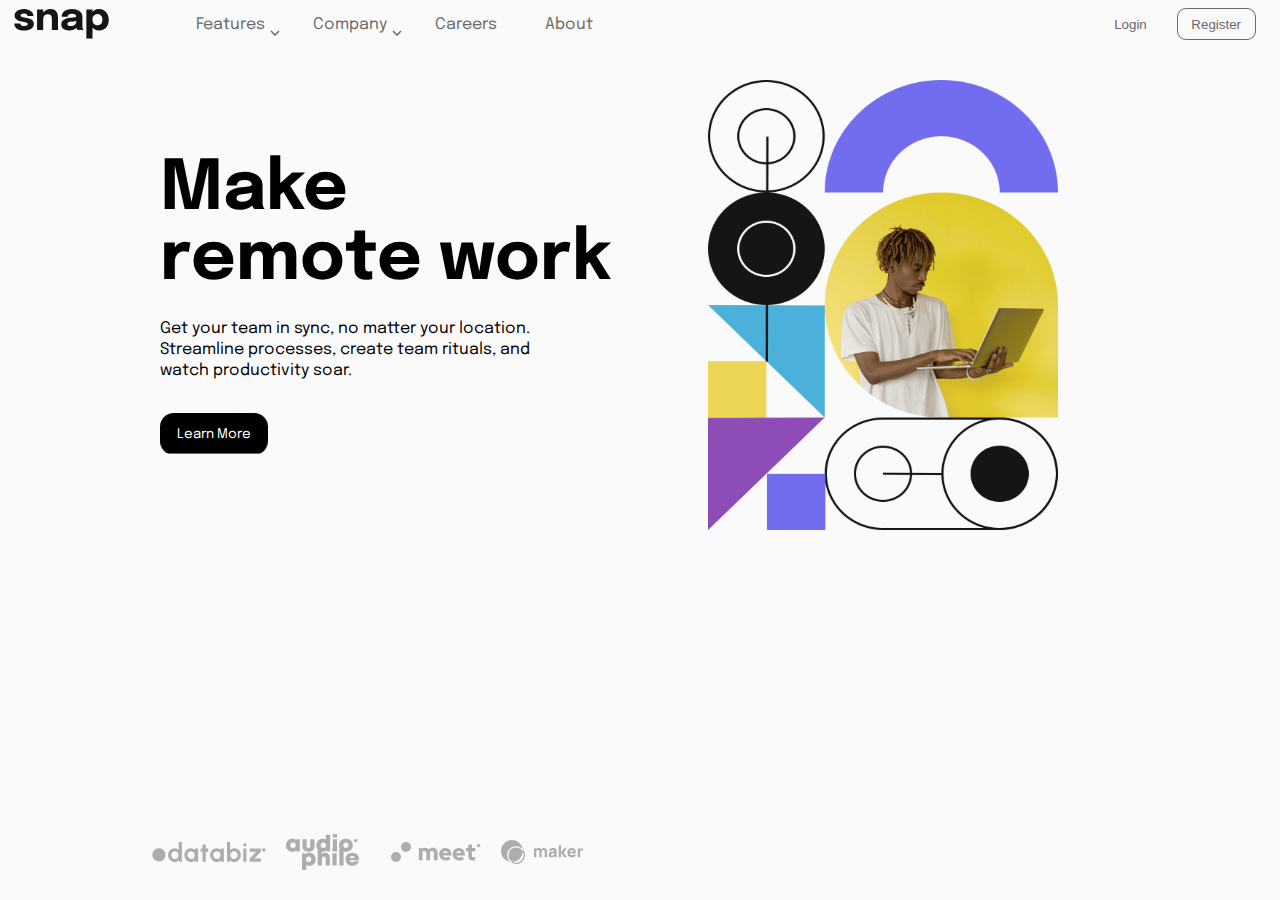
<file: index.html>
<!DOCTYPE html>
<html lang="en">
  <head>
    <meta charset="UTF-8" />
    <meta name="viewport" content="width=device-width, initial-scale=1.0" />
    <link rel="stylesheet" href="style.css" />
    <title>- The Ulitmate Connecting Master!</title>
  </head>
  <body>
    <!-- nav  -->
    <nav>
      <div class="logo"><img src="./images/logo.svg" alt="" /></div>
      <div class="navigate">
        <input type="checkbox" id="dropdown-1" />
        <label id="f" for="dropdown-1">Features</label>
        <div class="drp-1">
          <ul>
            <li><img src="./images/icon-todo.svg" alt="todo.svg" />Todo List</li>
            <li>
              <img src="./images/icon-calendar.svg" alt="calender.svg" />Calender
            </li>
            <li>
              <img
                src="./images/icon-reminders.svg"
                alt="reminder.svg"
              />Reminders
            </li>
            <li>
              <img src="./images/icon-planning.svg" alt="planning.svg" />Planning
            </li>
          </ul>
        </div>
        <input type="checkbox" id="dropdown-2" />
        <label id="c" for="dropdown-2">Company</label>
        <div class="drp-2">
          <ul>
            <li>History</li>
            <li>Our Team</li>
            <li>Blog</li>
          </ul>
        </div>
        <p>Careers</p>
        <p>About</p>
      </div>
      <div class="lr">
        <button id="login">Login</button>
        <button id="register">Register</button>
      </div>
      <div class="menu">
        <div class="bg"></div>
        <button id="menu-b"><img src="./images/icon-menu.svg" alt=""></button>
      </div>
    </nav>
    <header>
      <div class="sec-l">
        <h1>
          Make remote work
        </h1>
        <p>
          Get your team in sync, no matter your location. Streamline processes,
          create team rituals, and watch productivity soar.
        </p>
        <button id="LearnM">Learn More</button>
        <div class="icons">
          <img src="./images/client-databiz.svg" alt="databiz.svg" />
          <img src="./images/client-audiophile.svg" alt="audiophile.svg" />
          <img src="./images/client-meet.svg" alt="meet.svg" />
          <img src="./images/client-maker.svg" alt="maker.svg" />
        </div>
      </div>
      <div class="sec-r">
      </div>
    </header>
    <script src="script.js"></script>
  </body>
</html>
</file>
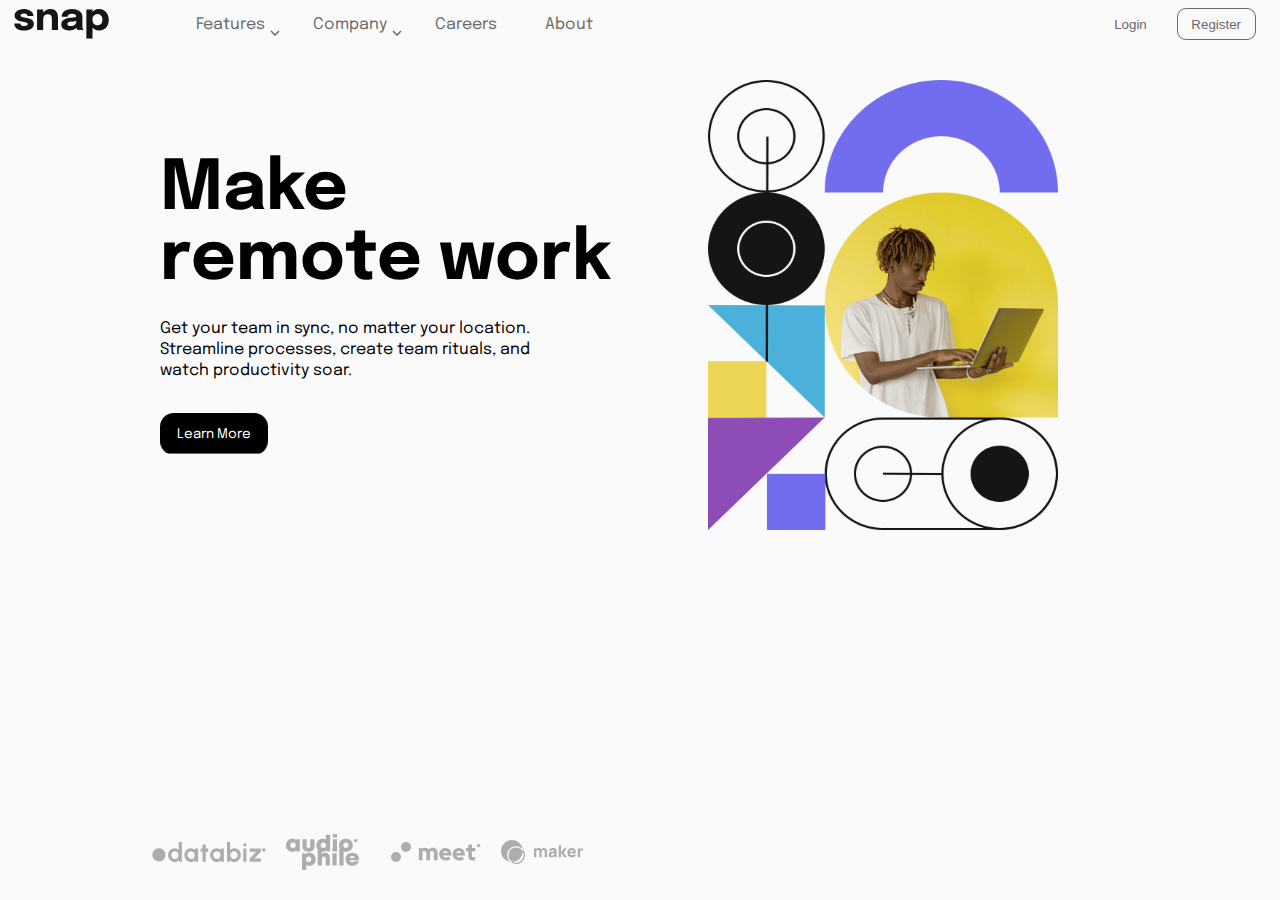
<file: main.html>
<!DOCTYPE html>
<html lang="en">
  <head>
    <meta charset="UTF-8" />
    <meta name="viewport" content="width=device-width, initial-scale=1.0" />
    <link rel="stylesheet" href="style.css" />
    <title>- The Ulitmate Connecting Master!</title>
  </head>
  <body>
    <!-- nav  -->
    <nav>
      <div class="logo"><img src="/images/logo.svg" alt="" /></div>
      <div class="navigate">
        <input type="checkbox" id="dropdown-1" />
        <label id="f" for="dropdown-1">Features</label>
        <div class="drp-1">
          <ul>
            <li><img src="./images/icon-todo.svg" alt="todo.svg" />Todo List</li>
            <li>
              <img src="./images/icon-calendar.svg" alt="calender.svg" />Calender
            </li>
            <li>
              <img
                src="./images/icon-reminders.svg"
                alt="reminder.svg"
              />Reminders
            </li>
            <li>
              <img src="./images/icon-planning.svg" alt="planning.svg" />Planning
            </li>
          </ul>
        </div>
        <input type="checkbox" id="dropdown-2" />
        <label id="c" for="dropdown-2">Company</label>
        <div class="drp-2">
          <ul>
            <li>History</li>
            <li>Our Team</li>
            <li>Blog</li>
          </ul>
        </div>
        <p>Careers</p>
        <p>About</p>
      </div>
      <div class="lr">
        <button id="login">Login</button>
        <button id="register">Register</button>
      </div>
      <div class="menu">
        <div class="bg"></div>
        <button id="menu-b"><img src="./images/icon-menu.svg" alt=""></button>
      </div>
    </nav>
    <header>
      <div class="sec-l">
        <h1>
          Make remote work
        </h1>
        <p>
          Get your team in sync, no matter your location. Streamline processes,
          create team rituals, and watch productivity soar.
        </p>
        <button id="LearnM">Learn More</button>
        <div class="icons">
          <img src="./images/client-databiz.svg" alt="databiz.svg" />
          <img src="./images/client-audiophile.svg" alt="audiophile.svg" />
          <img src="./images/client-meet.svg" alt="meet.svg" />
          <img src="./images/client-maker.svg" alt="maker.svg" />
        </div>
      </div>
      <div class="sec-r">
      </div>
    </header>
    <script src="script.js"></script>
  </body>
</html>
</file>
<file: style.css>
@import url("https://fonts.googleapis.com/css2?family=Epilogue:ital,wght@0,100..900;1,100..900&display=swap");

* {
  padding: 0;
  margin: 0;
  box-sizing: border-box;
}

:root {
  --Almost-White: hsl(0, 0%, 98%);
  --Medium-Gray: hsl(0, 0%, 41%);
  --Almost-Black: hsl(0, 0%, 8%);
}

body {
  font-family: "Epilogue";
  height: 100vh;
  background-color: var(--Almost-White);
}

nav {
  display: flex;
  justify-content: space-between;
  align-items: center;
  height: 48px;
  padding: 0.9rem;
}
.logo {
  display: flex;
  align-items: center;
}
.logo img {
  width: 95px;
  height: auto;
  cursor: pointer;
  align-self: center;
}
.navigate {
  display: flex;
  gap: 48px;
  margin-right: 435px;
  color: var(--Medium-Gray);
}
.navigate input {
  display: none;
}
.menu {
  display: none;
}
.navigate label,
p {
  cursor: pointer;
}
.drp-1,
.drp-2 {
  position: absolute;
  left: 130px;
  top: 40px;
  line-height: 1.5;
  box-shadow: 0px 1px 70px 0px #00000023;
  padding: 0.9rem;
  border-radius: 6px;
  opacity: 0;
  cursor: default;
  transition: all 0.2s ease-in;
}
label::after {
  content: url("./images/icon-arrow-down.svg");
  padding-left: 5px;
  position: absolute;
  top: calc(3% - 4px);
}
.navigate p:hover {
  color: #000000;
}
#dropdown-1:checked ~ #f::after {
  content: url("./images/icon-arrow-up.svg");
}
#dropdown-2:checked ~ #c::after {
  content: url("./images/icon-arrow-up.svg");
}
#dropdown-1:checked ~ #f {
  color: #000000;
}
#dropdown-2:checked ~ #c {
  color: #000000;
}
#dropdown-1:checked ~ .drp-1 {
  opacity: 1;
  cursor: pointer;
  transition: all 0.2s ease-in;
}
#dropdown-2:checked ~ .drp-2 {
  opacity: 1;
  cursor: pointer;
  transition: all 0.2s ease-in;
}
.drp-1 img,
.drp-2 img {
  padding-right: 5px;
  width: 16px;
  height: auto;
}
.drp-2 {
  left: 290px;
}
.drp-1 ul li,
.drp-2 ul li {
  list-style: none;
}
.lr {
  display: flex;
  gap: 30px;
  padding-right: 10px;
}
.lr button,
#LearnM {
  outline: none;
  border: none;
  background: transparent;
  cursor: pointer;
}
.lr button:not(#login) {
  border: 1.5px solid var(--Medium-Gray);
  padding: 0.46rem 0.85rem;
  border-radius: 9px;
}
.lr button:not(#login):hover {
  border: 1.5px solid #000000;
}
.lr #login,
#register {
  color: var(--Medium-Gray);
}
.lr #login:hover,
#register:hover {
  color: #000000;
}
header {
  display: flex;
  justify-content: space-between;
  align-items: center;
  padding: 2rem 10rem 0;
}
.sec-l h1 {
  font-size: 4.3rem;
  padding-bottom: 1.5rem;
  width: 460px;
}
.sec-l p {
  max-width: 380px;
  line-height: 1.3;
  padding-bottom: 2rem;
}
#LearnM {
  border: 1px solid transparent;
  padding: 0.8rem 1rem;
  border-radius: 14px;
  background: linear-gradient(to bottom left, #fff 50%, #000000 50%) bottom;
  background-size: 200% 400%;
  color: white;
  font-family: "Epilogue";
  text-align: center;
  transition: all 0.5s ease-in;
}
#LearnM:hover {
  background-position: top;
  color: #000000;
  border: 1px solid #000000;
  transition: all 0.5s ease-in;
}
.sec-l {
  padding-right: 5.5rem;
}
.sec-r {
  background-image: url("./images/image-hero-desktop.png");
  background-size: 350px 100%;
  background-repeat: no-repeat;
  width: 500px;
  height: 450px;
}
.icons {
  display: flex;
  align-items: center;
  position: absolute;
  bottom: 30px;
  left: 152px;
}
.icons img {
  padding-right: 20px;
}

@media all and (min-width: 375px) and (max-width: 425px) {
  .bg {
    display: block;
    background-repeat: no-repeat;
    background-position: 50% 0%;
    background-size: 40px auto;
    position: absolute;
    top: 10px;
    right: 10px;
    width: 165px;
    height: 100vh;
    padding: 90px;
    background-color: rgba(255, 255, 255, 0.4);
    backdrop-filter: blur(5px);
    border-radius: 10px;
    z-index: 1;
    opacity: 0;
  }
  #menu-b {
    outline: none;
    border: none;
    background-color: transparent;
    position: absolute;
    top: 10px;
    right: 30px;
    opacity: 1;
    z-index: 1;
  }
  .menu {
    display: block;
  }
  .navigate {
    display: flex;
    align-items: center;
    flex-direction: column;
    gap: 12px;
    align-self: center;
    position: absolute;
    left: 70%;
    margin: 0;
    top: 25%;
    margin: 0;
    z-index: 2;
    opacity: 0;
    transition: all 0.2s ease-in;
  }
  .lr {
    position: absolute;
    left: 59%;
    top: 50%;
    gap: 12px;
    padding: 0;
    z-index: 2;
    opacity: 0;
    transition: all 0.2s ease-in;
  }
  .navigate label,
  .navigate p,
  #login,
  #register {
    font-size: 1.3rem;
  }
  #f::after {
    content: url("./images/icon-arrow-down.svg");
    position: absolute;
    padding: 0;
    padding-left: 5px;
    top: calc(2% - 4px);
  }
  #c::after {
    content: url("./images/icon-arrow-down.svg");
    position: absolute;
    padding: 0;
    padding-left: 5px;
    top: calc(28% - 4px);
  }
  .drp-1,
  .drp-2 {
    left: -190px;
    top: -30px;
    background-color: #fff;
  }
  .drp-2 {
    top: 100px;
  }
  body {
    display: flex;
    flex-direction: column;
    justify-content: center;
  }
  header {
    display: flex;
    justify-content: center;
    align-items: normal;
    height: 100vh;
    padding: 0;
  }
  nav {
    max-width: 100%;
  }
  .sec-r {
    background-image: url("./images/image-hero-mobile.png");
    background-size: 98% 100%;
    background-repeat: no-repeat;
    max-width: 98%;
    max-height: 45%;
  }
  .sec-l {
    display: flex;
    justify-content: center;
    flex-direction: column;
    position: absolute;
    text-align: center;
    bottom: 27%;
    width: 350px;
    padding: 0;
  }
  .sec-l h1 {
    font-size: 2.2rem;
    max-width: 96%;
  }
  .sec-l p {
    max-width: 94%;
  }
  #LearnM {
    align-self: center;
  }
  .icons {
    width: 99%;
    position: absolute;
    bottom: -70px;
    gap: 18px;
    left: 0;
  }
  .icons img {
    width: 75px;
    height: auto;
    padding: 0;
  }
}
@media all and (min-width: 320px) and (max-width: 375px) {
  .bg {
    display: block;
    background-repeat: no-repeat;
    background-position: 50% 0%;
    background-size: 40px auto;
    position: absolute;
    top: 10px;
    right: 10px;
    width: 165px;
    height: 100vh;
    padding: 90px;
    background-color: rgba(255, 255, 255, 0.4);
    backdrop-filter: blur(5px);
    border-radius: 10px;
    z-index: 1;
    opacity: 0;
  }
  #menu-b {
    outline: none;
    border: none;
    background-color: transparent;
    position: absolute;
    top: 10px;
    right: 30px;
    opacity: 1;
    z-index: 1;
  }
  .menu {
    display: block;
  }
  .navigate {
    display: flex;
    align-items: center;
    flex-direction: column;
    gap: 12px;
    align-self: center;
    position: absolute;
    left: 70%;
    margin: 0;
    top: 25%;
    margin: 0;
    z-index: 2;
    opacity: 0;
    transition: all 0.2s ease-in;
  }
  .lr {
    position: absolute;
    left: 60%;
    top: 50%;
    gap: 12px;
    padding: 0;
    z-index: 2;
    opacity: 0;
    transition: all 0.2s ease-in;
  }
  .navigate label,
  .navigate p,
  #login,
  #register {
    font-size: 1.3rem;
  }
  #f::after {
    content: url("./images/icon-arrow-down.svg");
    position: absolute;
    padding: 0;
    padding-left: 5px;
    top: calc(2% - 4px);
  }
  #c::after {
    content: url("./images/icon-arrow-down.svg");
    position: absolute;
    padding: 0;
    padding-left: 5px;
    top: calc(28% - 4px);
  }
  .drp-1,
  .drp-2 {
    left: -190px;
    top: -30px;
    background-color: #fff;
  }
  .drp-2 {
    top: 100px;
  }
  body {
    display: flex;
    flex-direction: column;
    justify-content: center;
  }
  header {
    display: flex;
    justify-content: center;
    align-items: normal;
    height: 100vh;
    padding: 0;
  }
  nav {
    max-width: 100%;
  }
  .sec-r {
    background-image: url("./images/image-hero-mobile.png");
    background-size: 98% 100%;
    background-repeat: no-repeat;
    max-width: 98%;
    max-height: 45%;
  }
  .sec-l {
    display: flex;
    justify-content: center;
    flex-direction: column;
    position: absolute;
    text-align: center;
    bottom: 27%;
    width: 350px;
    padding: 0;
  }
  .sec-l h1 {
    font-size: 2.2rem;
    max-width: 96%;
  }
  .sec-l p {
    max-width: 94%;
  }
  #LearnM {
    align-self: center;
  }
  .icons {
    width: 99%;
    position: absolute;
    bottom: -70px;
    gap: 18px;
    left: 0;
  }
  .icons img {
    width: 75px;
    height: auto;
    padding: 0;
  }
}
</file>
